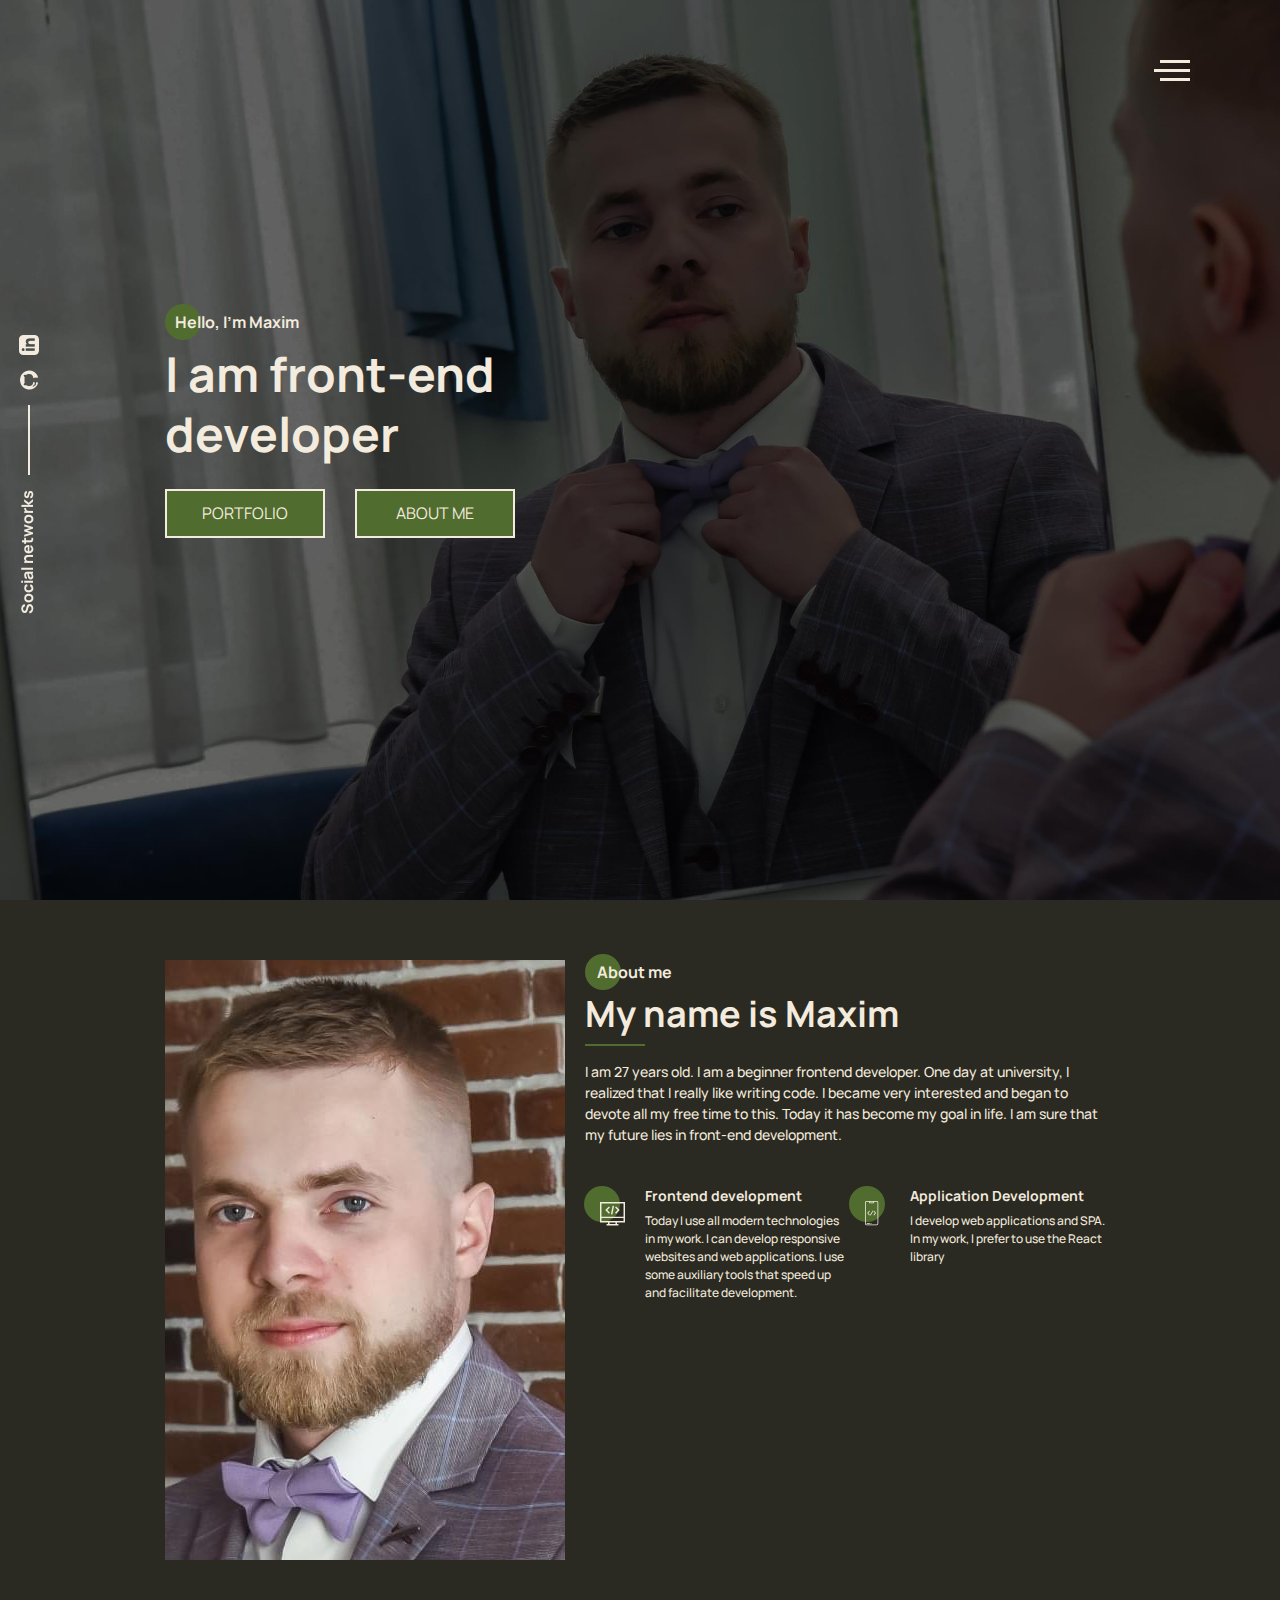
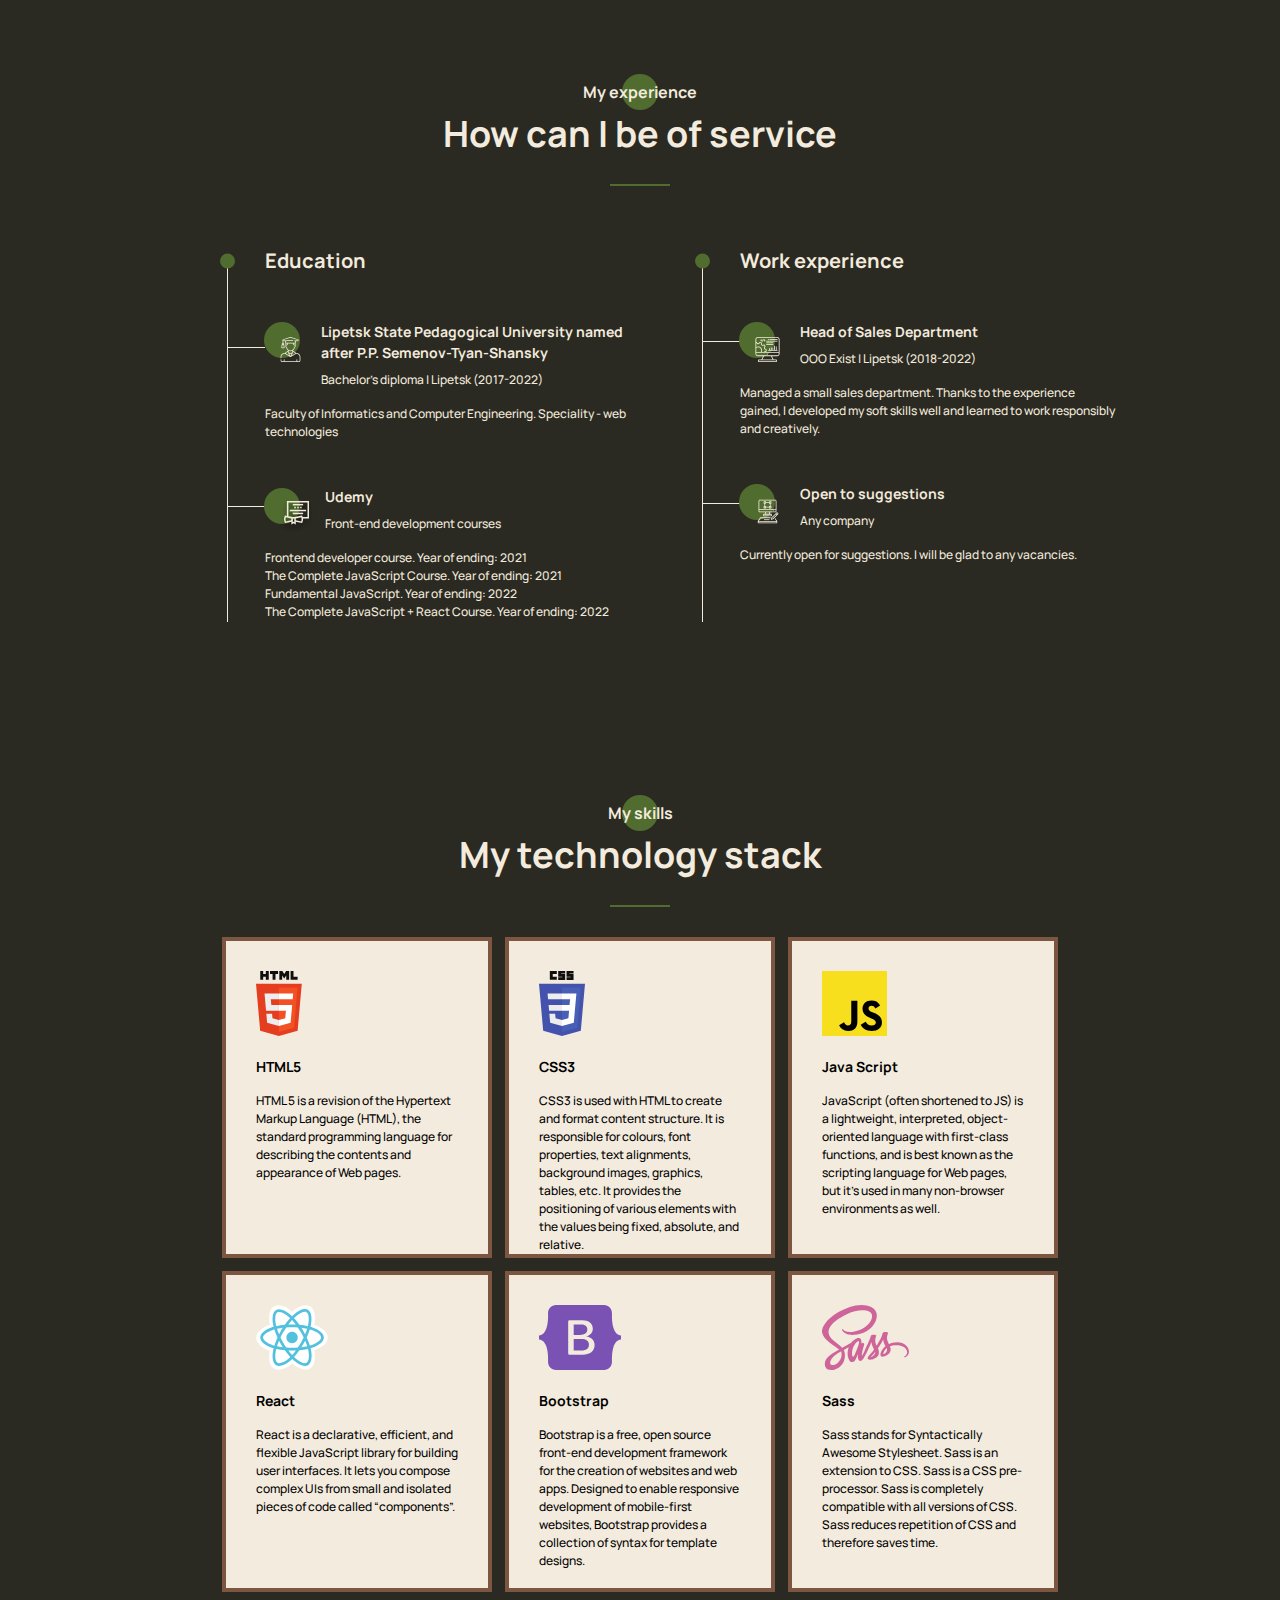
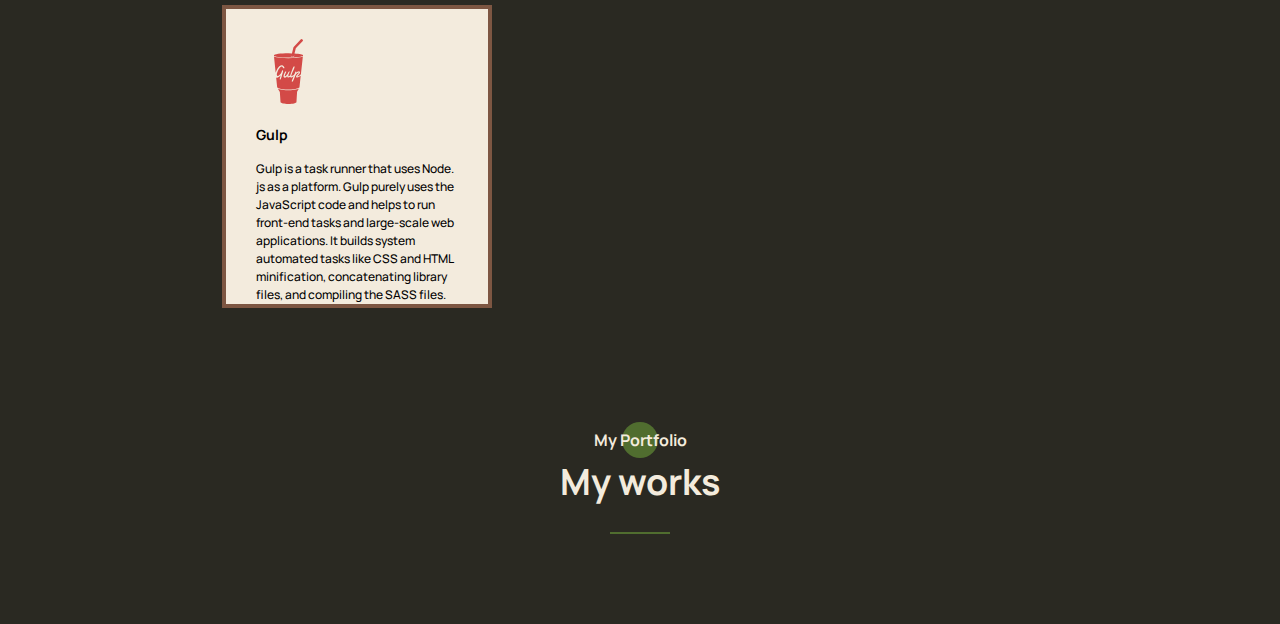
<file: index.html>
<!DOCTYPE html><html lang="en"><head><meta charset="UTF-8"><meta name="viewport" content="width=device-width,initial-scale=1"><meta http-equiv="X-UA-Compatible" content="ie=edge"><title>Portfolio</title><meta name="title" content="My portfolio"><meta name="description" content="Here you can see my work and learn more about me"><!-- Open Graph / Facebook --><meta property="og:type" content="website"><meta property="og:url" content="https://metatags.io/"><meta property="og:title" content="My portfolio"><meta property="og:description" content="Here you can see my work and learn more about me"><meta property="og:image" content="https://metatags.io/assets/meta-tags-16a33a6a8531e519cc0936fbba0ad904e52d35f34a46c97a2c9f6f7dd7d336f2.png"><!-- Twitter --><meta property="twitter:card" content="summary_large_image"><meta property="twitter:url" content="https://metatags.io/"><meta property="twitter:title" content="My portfolio"><meta property="twitter:description" content="Here you can see my work and learn more about me"><meta property="twitter:image" content="https://metatags.io/assets/meta-tags-16a33a6a8531e519cc0936fbba0ad904e52d35f34a46c97a2c9f6f7dd7d336f2.png"><!-- Favicon  --><link rel="apple-touch-icon" sizes="57x57" href="icons/favicon//apple-icon-57x57.png"><link rel="apple-touch-icon" sizes="60x60" href="icons/favicon//apple-icon-60x60.png"><link rel="apple-touch-icon" sizes="72x72" href="icons/favicon//apple-icon-72x72.png"><link rel="apple-touch-icon" sizes="76x76" href="icons/favicon//apple-icon-76x76.png"><link rel="apple-touch-icon" sizes="114x114" href="icons/favicon//apple-icon-114x114.png"><link rel="apple-touch-icon" sizes="120x120" href="icons/favicon//apple-icon-120x120.png"><link rel="apple-touch-icon" sizes="144x144" href="icons/favicon//apple-icon-144x144.png"><link rel="apple-touch-icon" sizes="152x152" href="icons/favicon//apple-icon-152x152.png"><link rel="apple-touch-icon" sizes="180x180" href="icons/favicon//apple-icon-180x180.png"><link rel="icon" type="image/png" sizes="192x192" href="icons/favicon//android-icon-192x192.png"><link rel="icon" type="image/png" sizes="32x32" href="icons/favicon//favicon-32x32.png"><link rel="icon" type="image/png" sizes="96x96" href="icons/favicon//favicon-96x96.png"><link rel="icon" type="image/png" sizes="16x16" href="icons/favicon//favicon-16x16.png"><link rel="manifest" href="icons/favicon//manifest.json"><meta name="msapplication-TileColor" content="#ffffff"><meta name="msapplication-TileImage" content="icons/favicon//ms-icon-144x144.png"><meta name="theme-color" content="#ffffff"><link rel="stylesheet" href="css/style.min.css"></head><body><div class="sidepanel"><div class="sidepanel__text">Social networks</div><div class="sidepanel__social social"><a href="https://github.com/Max-Solo" target="_blank" class="social_icon"><img src="icons/social/github.svg" alt="github"> </a><a href="https://www.linkedin.com/in/maxim-solovev/" target="_blank" class="social_icon"><img src="icons/social/linkedin.svg" alt="linkedin"></a></div></div><section class="promo"><div class="burger"><span></span> <span class="burger_long"></span> <span></span></div><div class="container"><div class="promo__main"><div class="subtitle subtitle_promo">Hello, I'm Maxim</div><h1 class="title title_promo">I am front-end developer</h1><div class="promo__btns"><a href="#portfolio" class="btn btn_promo"><span>Portfolio</span></a> <a href="#about" class="btn btn_promo"><span>About me</span></a></div></div></div></section><div class="menu-cover"></div><div class="menu"><div class="menuclose"><span></span> <span></span></div><ul class="menu__list"><li class="menu__items"><a href="#about">About me</a></li><li class="menu__items"><a href="#experience">My experience</a></li><li class="menu__items"><a href="#skills">My skills</a></li><li class="menu__items"><a href="#portfolio">My works</a></li><!-- <li class="menu__items"><a href="#price">Прайс-лист</a></li>
			<li class="menu__items"><a href="#contacts">Контакты</a></li> --></ul><div class="menu__social"><a href="https://github.com/Max-Solo" target="_blank" class="menu__social_link"><img src="icons/social/github.svg" alt="github"></a><a href="https://www.linkedin.com/in/maxim-solovev/" target="_blank" class="menu__social_link"><img src="icons/social/linkedin.svg" alt="linkedin"></a></div></div><main class="main"><section class="about" id="about"><div class="container"><div class="about__wrapper"><div class="about__image"><picture><source srcset="img/main_photo02.jpg, img/main_photo02.jpg 2x"><img src="img/main_photo02.jpg" alt="photo"></picture></div><div class="about__body"><div class="subtitle subtitle_about subtitle_green-circle">About me</div><div class="title title_about">My name is Maxim</div><p class="about__descr">I am 27 years old. I am a beginner frontend developer. One day at university, I realized that I really like writing code. I became very interested and began to devote all my free time to this. Today it has become my goal in life. I am sure that my future lies in front-end development.</p><div class="about__skills"><div class="about__item"><div class="about__icon"><img src="icons/about_me/web_development.svg" alt="web_development"></div><div class="about__technology"><div class="subtitle subtitle_item">Frontend development</div><p class="about__info">Today I use all modern technologies in my work. I can develop responsive websites and web applications. I use some auxiliary tools that speed up and facilitate development.</p></div></div><div class="about__item"><div class="about__icon"><img src="icons/about_me/mobile_dev.svg" alt="mobile_dev"></div><div class="about__technology"><div class="subtitle subtitle_item">Application Development</div><p class="about__info">I develop web applications and SPA. In my work, I prefer to use the React library</p></div></div></div></div></div></div></section><section class="experience" id="experience"><div class="container"><div class="experience__head"><div class="subtitle subtitle_experience">My experience</div><h2 class="title title_expierence">How can I be of service</h2></div><div class="experience__grid grid-exp"><div class="grid-exp__column"><h2 class="title title_grid-exp">Education</h2><ul><li class="grid-exp__item item-exp"><div class="item-exp__head"><div class="item-exp__icon"><img src="icons/experience/university.svg" alt="university"></div><div class="item-exp__descr"><h3 class="title title_item-exp">Lipetsk State Pedagogical University named after P.P. Semenov-Tyan-Shansky</h3><p class="subtitle subtitle_item-exp">Bachelor's diploma | Lipetsk (2017-2022)</p></div></div><div class="item-exp__body">Faculty of Informatics and Computer Engineering. Speciality - web technologies</div></li><li class="grid-exp__item item-exp"><div class="item-exp__head"><div class="item-exp__icon"><img src="icons/experience/courses.svg" alt="courses"></div><div class="item-exp__descr"><h3 class="title title_item-exp">Udemy</h3><p class="subtitle subtitle_item-exp">Front-end development courses</p></div></div><div class="item-exp__body">Frontend developer course. Year of ending: 2021<br>The Complete JavaScript Course. Year of ending: 2021<br>Fundamental JavaScript. Year of ending: 2022<br>The Complete JavaScript + React Course. Year of ending: 2022</div></li></ul></div><div class="grid-exp__column"><h2 class="title title_grid-exp">Work experience</h2><ul><li class="grid-exp__item item-exp"><div class="item-exp__head"><div class="item-exp__icon"><img src="icons/experience/developer.svg" alt="developer"></div><div class="item-exp__descr"><h3 class="title title_item-exp">Head of Sales Department</h3><p class="subtitle subtitle_item-exp">ООО Exist | Lipetsk (2018-2022)</p></div></div><div class="item-exp__body">Managed a small sales department. Thanks to the experience gained, I developed my soft skills well and learned to work responsibly and creatively.</div></li><li class="grid-exp__item item-exp"><div class="item-exp__head"><div class="item-exp__icon"><img src="icons/experience/designer.svg" alt="designer"></div><div class="item-exp__descr"><h3 class="title title_item-exp">Open to suggestions</h3><p class="subtitle subtitle_item-exp">Any company</p></div></div><div class="item-exp__body">Currently open for suggestions. I will be glad to any vacancies.</div></li></ul></div></div></div></section><section class="skills" id="skills"><div class="container"><div class="skills__head"><div class="subtitle subtitle_skills">My skills</div><div class="title title_skills">My technology stack</div></div><div class="skills__body"><div class="skills__card"><img class="skills__img" src="icons/skills/html5.svg" alt="html5"><div class="title title_skills-card">HTML5</div><div class="skills__descr">HTML 5 is a revision of the Hypertext Markup Language (HTML), the standard programming language for describing the contents and appearance of Web pages.</div></div><div class="skills__card"><img class="skills__img" src="icons/skills/css3.svg" alt="css3"><div class="title title_skills-card">CSS3</div><div class="skills__descr">CSS3 is used with HTML to create and format content structure. It is responsible for colours, font properties, text alignments, background images, graphics, tables, etc. It provides the positioning of various elements with the values being fixed, absolute, and relative.</div></div><div class="skills__card"><img class="skills__img" src="icons/skills/js.svg" alt="Java Script"><div class="title title_skills-card">Java Script</div><div class="skills__descr">JavaScript (often shortened to JS) is a lightweight, interpreted, object-oriented language with first-class functions, and is best known as the scripting language for Web pages, but it's used in many non-browser environments as well.</div></div><div class="skills__card"><img class="skills__img" src="icons/skills/react.svg" alt="react"><div class="title title_skills-card">React</div><div class="skills__descr">React is a declarative, efficient, and flexible JavaScript library for building user interfaces. It lets you compose complex UIs from small and isolated pieces of code called “components”.</div></div><div class="skills__card"><img class="skills__img" src="icons/skills/bootstrap.svg" alt="bootstrap"><div class="title title_skills-card">Bootstrap</div><div class="skills__descr">Bootstrap is a free, open source front-end development framework for the creation of websites and web apps. Designed to enable responsive development of mobile-first websites, Bootstrap provides a collection of syntax for template designs.</div></div><div class="skills__card"><img class="skills__img" src="icons/skills/sass.svg" alt="sass"><div class="title title_skills-card">Sass</div><div class="skills__descr">Sass stands for Syntactically Awesome Stylesheet. Sass is an extension to CSS. Sass is a CSS pre-processor. Sass is completely compatible with all versions of CSS. Sass reduces repetition of CSS and therefore saves time.</div></div><div class="skills__card"><img class="skills__img" src="icons/skills/gulp.svg" alt="gulp"><div class="title title_skills-card">Gulp</div><div class="skills__descr">Gulp is a task runner that uses Node. js as a platform. Gulp purely uses the JavaScript code and helps to run front-end tasks and large-scale web applications. It builds system automated tasks like CSS and HTML minification, concatenating library files, and compiling the SASS files.</div></div></div><!-- <div class="skills__scale scale">
				<div class="scale__item">
					<div class="scale__info">
						<div class="title title_scale">Создание сайтов</div>
						<div class="scale__percent">100%</div>
					</div>
					<div class="scale__back">
						<div class="scale__main" style="width: 100%;"></div>
					</div>
				</div>
				<div class="scale__item">
					<div class="scale__info">
						<div class="title title_scale">Создание приложений</div>
						<div class="scale__percent">85%</div>
					</div>
					<div class="scale__back">
						<div class="scale__main" style="width: 85%;"></div>
					</div>
				</div>
				<div class="scale__item">
					<div class="scale__info">
						<div class="title title_scale">Работа с данными</div>
						<div class="scale__percent">90%</div>
					</div>
					<div class="scale__back">
						<div class="scale__main" style="width: 90%;"></div>
					</div>
				</div>
				<div class="scale__item">
					<div class="scale__info">
						<div class="title title_scale">Креативность</div>
						<div class="scale__percent">75%</div>
					</div>
					<div class="scale__back">
						<div class="scale__main" style="width: 75%;"></div>
					</div>
				</div>
				<div class="scale__item">
					<div class="scale__info">
						<div class="title title_scale">Создание дизайна</div>
						<div class="scale__percent">90%</div>
					</div>
					<div class="scale__back">
						<div class="scale__main" style="width: 90%;"></div>
					</div>
				</div>
				<div class="scale__item">
					<div class="scale__info">
						<div class="title title_scale">Soft skills</div>
						<div class="scale__percent">95%</div>
					</div>
					<div class="scale__back">
						<div class="scale__main" style="width: 95%;"></div>
					</div>
				</div>
			</div> --></div></section><section class="portfolio" id="portfolio"><div class="container"><div class="portfolio__head"><div class="subtitle subtitle_portfolio">My Portfolio</div><div class="title title_portfolio">My works</div></div></div></section><!-- <section class="price" id="price">
			<div class="container">
				<div class="subtitle subtitle_price">Прайс-лист</div>
				<div class="price__wrapper">
					<div class="price__column">
						<div class="price__item">
							<div class="title title_price-item">Landing-page</div>
							<div class="price__cost">от 8000 руб.</div>
							<div class="price__descr">Одностраничный сайт для презентации услуг/товаров/...</div>
						</div>
						<div class="price__item">
							<div class="title title_price-item">Корпоративный сайт</div>
							<div class="price__cost">от 20000 руб.</div>
							<div class="price__descr">Сайт для вашего бизнеса или компании</div>
						</div>
						<div class="price__item">
							<div class="title title_price-item">Интернет-магазин</div>
							<div class="price__cost">от 30000 руб.</div>
							<div class="price__descr">Инструмент для ваших продаж в сети</div>
						</div>
					</div>
					<div class="price__column">
						<div class="price__item">
							<div class="title title_price-item">Web-приложение</div>
							<div class="price__cost">от 28000 руб.</div>
							<div class="price__descr">Приложение внутри браузера для лучшего комфорта</div>
						</div>
						<div class="price__item">
							<div class="title title_price-item">Android/IOS Приложение</div>
							<div class="price__cost">от 25000 руб.</div>
							<div class="price__descr">Приложение для смартфона любой ОС</div>
						</div>
						<div class="price__item">
							<div class="title title_price-item">Дизайн</div>
							<div class="price__cost">Индивидуально</div>
							<div class="price__descr">Создам дизайн для вашего сайта/приложения...</div>
						</div>
					</div>
				</div>
			</div>
		</section>
		<section class="contacts" id="contacts">
			<div class="container">
				<div class="contacts__wrapper">
					<div class="contacts__image">
						<picture>
							<source srcset="img/main_photo02.jpg 1x, img/main_photo02.jpg 2x">
							<img src="img/main_photo02.jpg" alt="photo">
						</picture>
					</div>
					<div class="contacts__descr">
						<div class="subtitle subtitle_contacts subtitle_green-circle">Контакты</div>
						<div class="title title_contacts">Свяжитесь со мной</div>
						<div class="contacts__text">Любым удобным для вас способом:</div>
						<div class="contacts__social">
							<a href="#" class="social__link">
								<img src="icons/social/facebook.svg" alt="facebook">
							</a>
							<a href="#" class="social__link">
								<img src="icons/social/telegram.svg" alt="telegram">
							</a>
							<a href="#" class="social__link">
								<img src="icons/social/instagram.svg" alt="instagram">
							</a>
						</div>
						<div class="contacts__text">Или оставьте ваши данные и я сам вам напишу:</div>
						<form action="#" class="contacts__form">
							<div class="contacts__input">
								<input required id="input-name" name="name" type="text">
								<label for="#input-name">Ваше имя</label>
							</div>
							<div class="contacts__input">
								<input required id="input-email" name="email" type="email">
								<label for="#input-email">Ваша почта</label>
							</div>
							<div class="contacts__textarea">
								<textarea name="text" id="textarea"></textarea>
								<label for="#textarea">Ваше сообщение</label>
							</div>
							<div class="contacts__interaction">
								<button class="btn btn_contacts"><span>Отправить сообщение</span></button>
								<div class="contacts__policy">
									<div class="policy__check">
										<input id="check" required type="checkbox" name="accord">
										<label for="#check">Согласен</label>
									</div>
									<span>Я согласен(а) с <a href="policy.html" target="_blank">политикой
											конфиденциальности</a></span>
								</div>
							</div>
						</form>
					</div>
				</div>
			</div>
		</section> --></main><script src="js/script.js"></script></body></html>
</file>
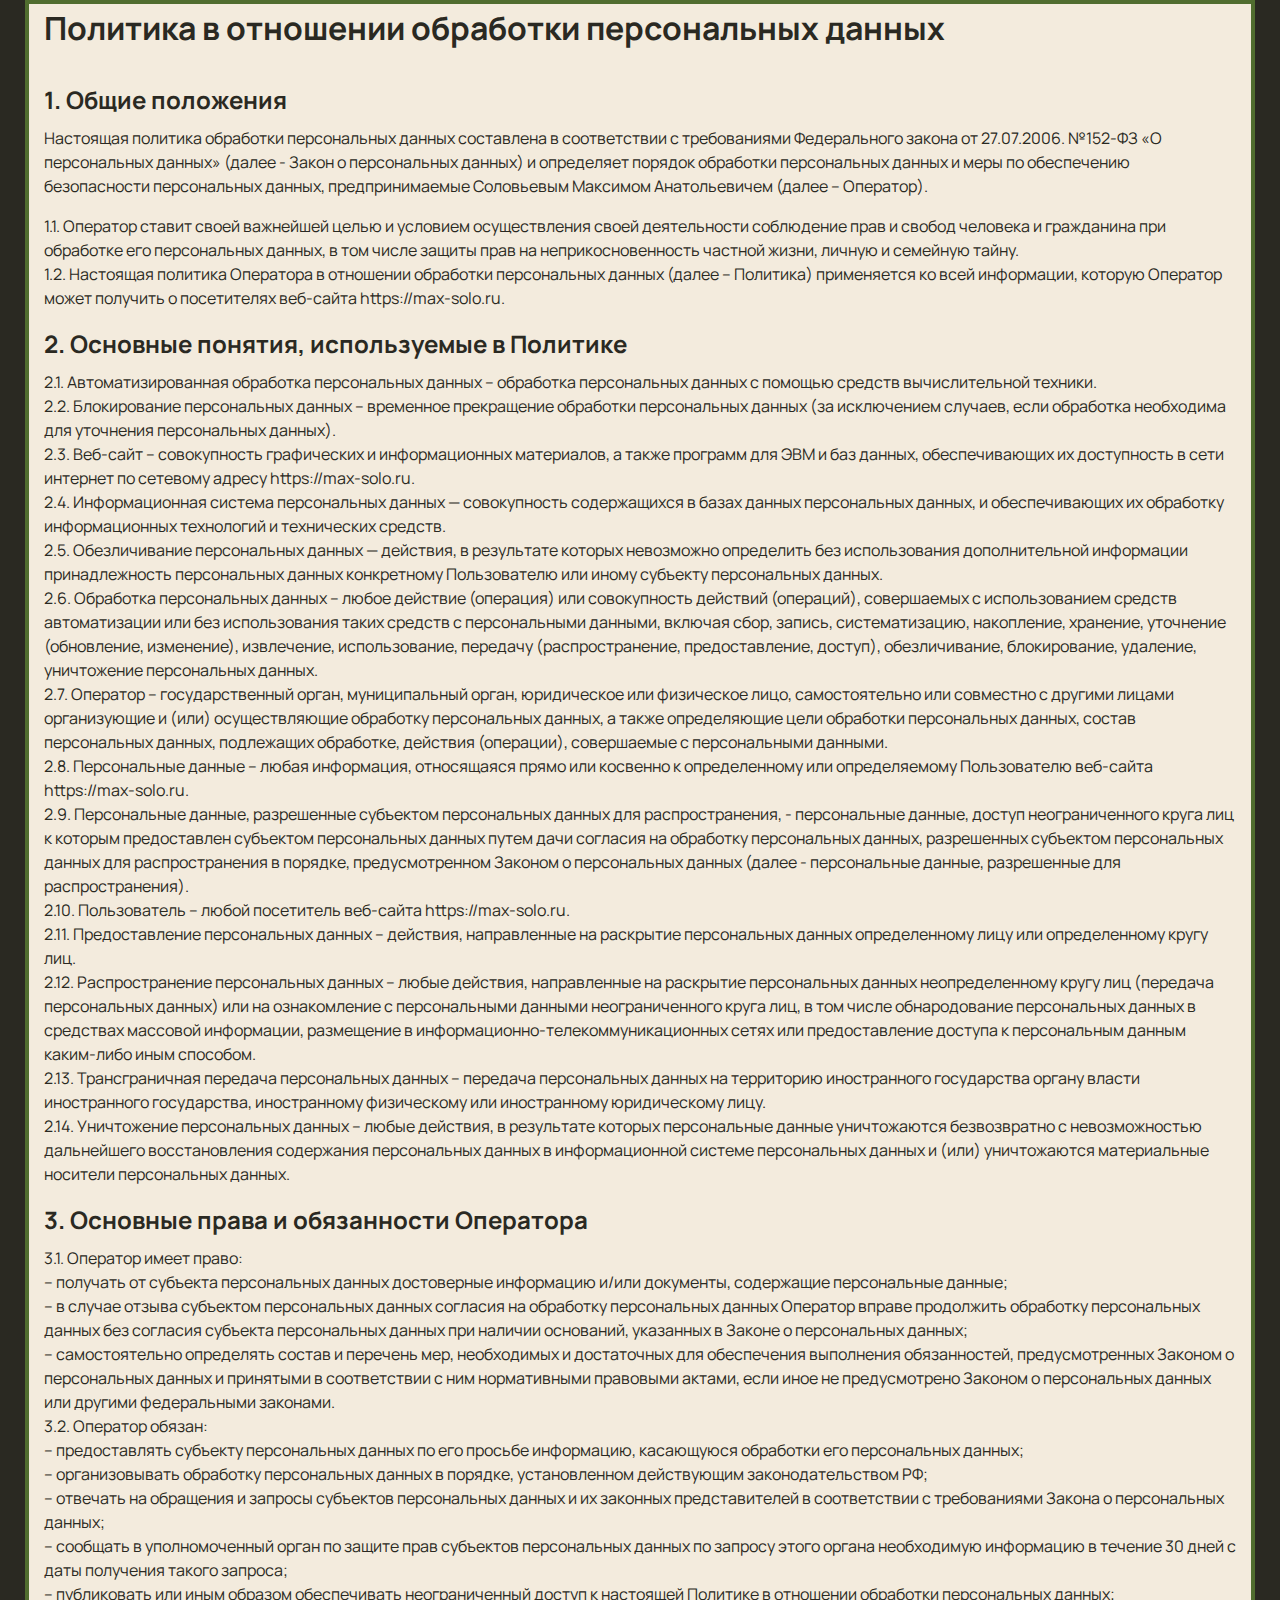
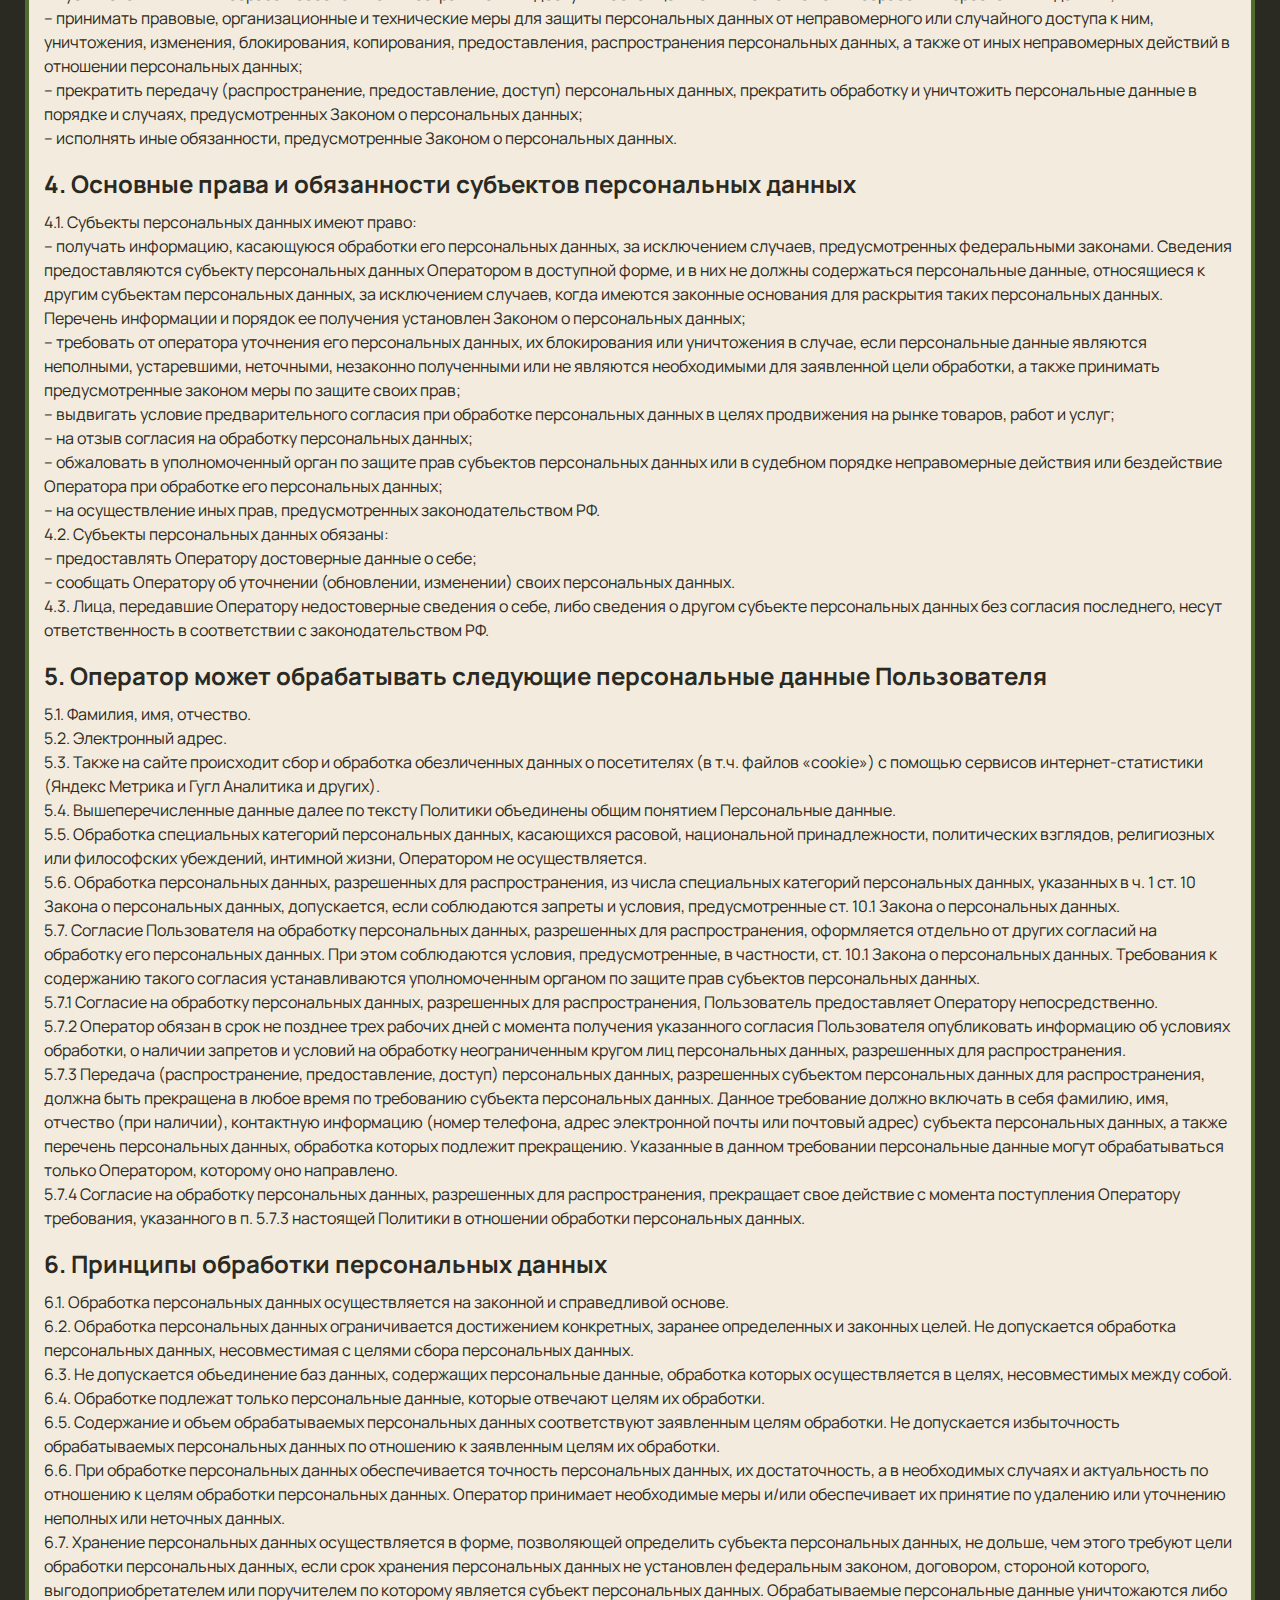
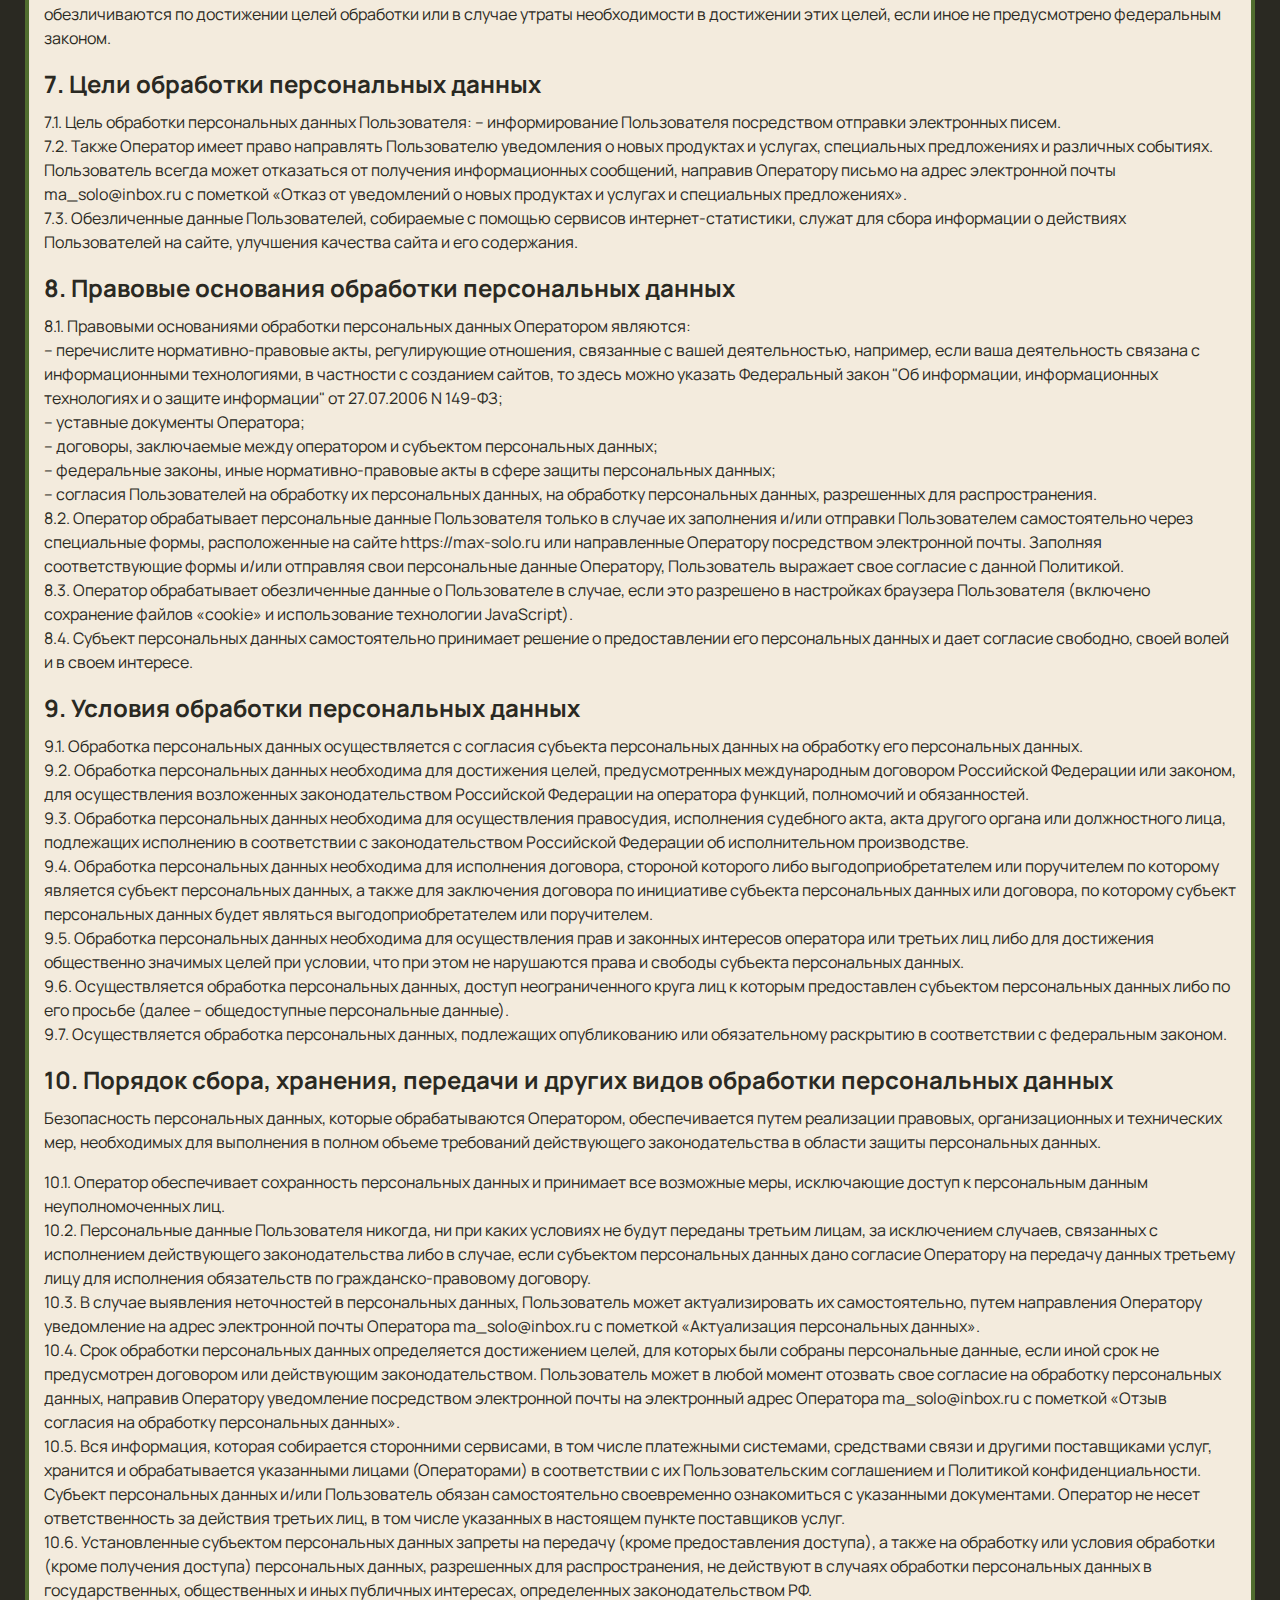
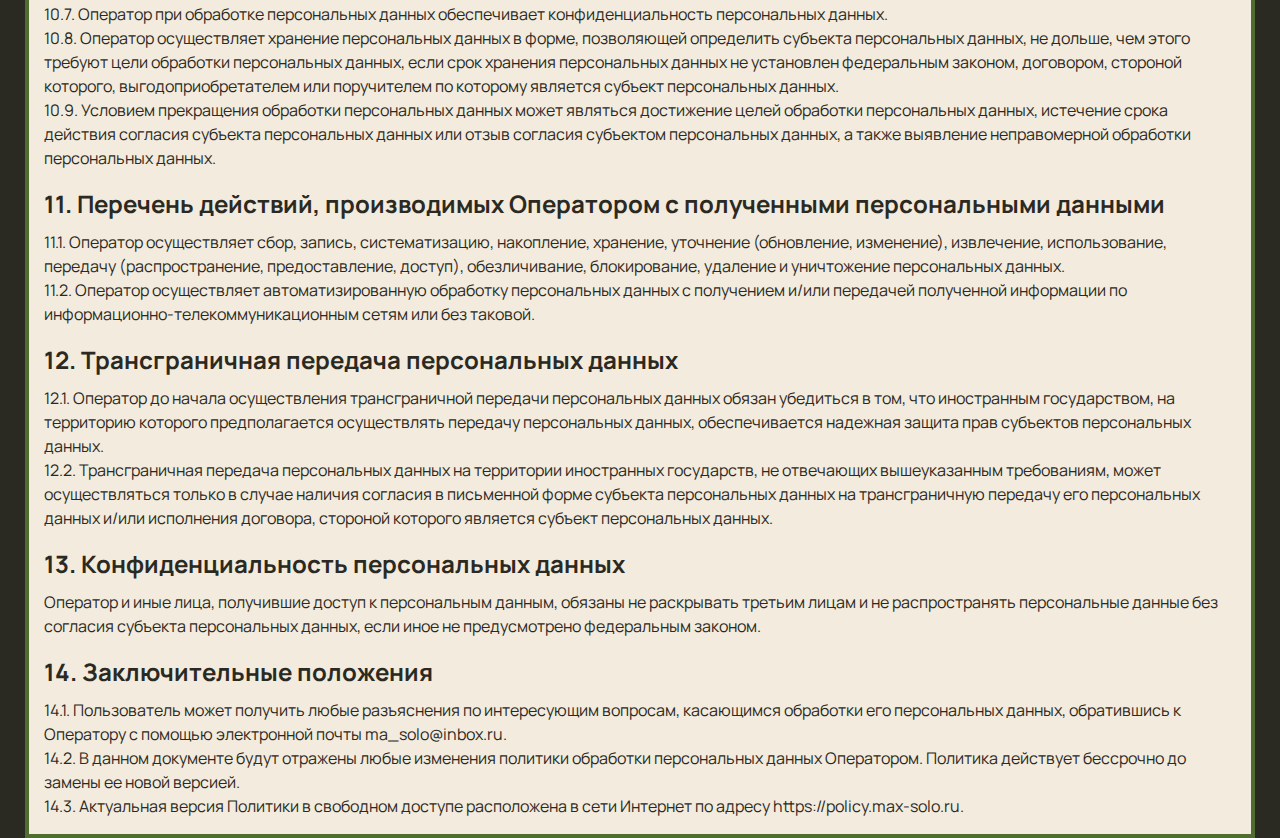
<file: policy.html>
<!DOCTYPE html><html lang="ru"><head><meta charset="UTF-8"><meta name="viewport" content="width=device-width,initial-scale=1"><meta http-equiv="X-UA-Compatible" content="ie=edge"><title>Политика конфиденциальности</title><meta name="title" content="Политика конфиденциальности"><meta name="description" content="Здесь вы сможете ознакомиться с Политикой конфиденциальности"><!-- Favicon  --><link rel="apple-touch-icon" sizes="57x57" href="icons/favicon//apple-icon-57x57.png"><link rel="apple-touch-icon" sizes="60x60" href="icons/favicon//apple-icon-60x60.png"><link rel="apple-touch-icon" sizes="72x72" href="icons/favicon//apple-icon-72x72.png"><link rel="apple-touch-icon" sizes="76x76" href="icons/favicon//apple-icon-76x76.png"><link rel="apple-touch-icon" sizes="114x114" href="icons/favicon//apple-icon-114x114.png"><link rel="apple-touch-icon" sizes="120x120" href="icons/favicon//apple-icon-120x120.png"><link rel="apple-touch-icon" sizes="144x144" href="icons/favicon//apple-icon-144x144.png"><link rel="apple-touch-icon" sizes="152x152" href="icons/favicon//apple-icon-152x152.png"><link rel="apple-touch-icon" sizes="180x180" href="icons/favicon//apple-icon-180x180.png"><link rel="icon" type="image/png" sizes="192x192" href="icons/favicon//android-icon-192x192.png"><link rel="icon" type="image/png" sizes="32x32" href="icons/favicon//favicon-32x32.png"><link rel="icon" type="image/png" sizes="96x96" href="icons/favicon//favicon-96x96.png"><link rel="icon" type="image/png" sizes="16x16" href="icons/favicon//favicon-16x16.png"><link rel="manifest" href="icons/favicon//manifest.json"><meta name="msapplication-TileColor" content="#ffffff"><meta name="msapplication-TileImage" content="icons/favicon//ms-icon-144x144.png"><meta name="theme-color" content="#ffffff"><link rel="stylesheet" href="css/style.min.css"></head><body><section class="policy-wrapper"><div class="container-policy"><h1>Политика в отношении обработки персональных данных</h1><h2>1. Общие положения</h2><p>Настоящая политика обработки персональных данных составлена в соответствии с требованиями Федерального закона от 27.07.2006. №152-ФЗ «О персональных данных» (далее - Закон о персональных данных) и определяет порядок обработки персональных данных и меры по обеспечению безопасности персональных данных, предпринимаемые Соловьевым Максимом Анатольевичем (далее – Оператор).</p><ul><li>1.1. Оператор ставит своей важнейшей целью и условием осуществления своей деятельности соблюдение прав и свобод человека и гражданина при обработке его персональных данных, в том числе защиты прав на неприкосновенность частной жизни, личную и семейную тайну.</li><li>1.2. Настоящая политика Оператора в отношении обработки персональных данных (далее – Политика) применяется ко всей информации, которую Оператор может получить о посетителях веб-сайта https://max-solo.ru.</li></ul><h2>2. Основные понятия, используемые в Политике</h2><ul><li>2.1. Автоматизированная обработка персональных данных – обработка персональных данных с помощью средств вычислительной техники.</li><li>2.2. Блокирование персональных данных – временное прекращение обработки персональных данных (за исключением случаев, если обработка необходима для уточнения персональных данных).</li><li>2.3. Веб-сайт – совокупность графических и информационных материалов, а также программ для ЭВМ и баз данных, обеспечивающих их доступность в сети интернет по сетевому адресу https://max-solo.ru.</li><li>2.4. Информационная система персональных данных — совокупность содержащихся в базах данных персональных данных, и обеспечивающих их обработку информационных технологий и технических средств.</li><li>2.5. Обезличивание персональных данных — действия, в результате которых невозможно определить без использования дополнительной информации принадлежность персональных данных конкретному Пользователю или иному субъекту персональных данных.</li><li>2.6. Обработка персональных данных – любое действие (операция) или совокупность действий (операций), совершаемых с использованием средств автоматизации или без использования таких средств с персональными данными, включая сбор, запись, систематизацию, накопление, хранение, уточнение (обновление, изменение), извлечение, использование, передачу (распространение, предоставление, доступ), обезличивание, блокирование, удаление, уничтожение персональных данных.</li><li>2.7. Оператор – государственный орган, муниципальный орган, юридическое или физическое лицо, самостоятельно или совместно с другими лицами организующие и (или) осуществляющие обработку персональных данных, а также определяющие цели обработки персональных данных, состав персональных данных, подлежащих обработке, действия (операции), совершаемые с персональными данными.</li><li>2.8. Персональные данные – любая информация, относящаяся прямо или косвенно к определенному или определяемому Пользователю веб-сайта https://max-solo.ru.</li><li>2.9. Персональные данные, разрешенные субъектом персональных данных для распространения, - персональные данные, доступ неограниченного круга лиц к которым предоставлен субъектом персональных данных путем дачи согласия на обработку персональных данных, разрешенных субъектом персональных данных для распространения в порядке, предусмотренном Законом о персональных данных (далее - персональные данные, разрешенные для распространения).</li><li>2.10. Пользователь – любой посетитель веб-сайта https://max-solo.ru.</li><li>2.11. Предоставление персональных данных – действия, направленные на раскрытие персональных данных определенному лицу или определенному кругу лиц.</li><li>2.12. Распространение персональных данных – любые действия, направленные на раскрытие персональных данных неопределенному кругу лиц (передача персональных данных) или на ознакомление с персональными данными неограниченного круга лиц, в том числе обнародование персональных данных в средствах массовой информации, размещение в информационно-телекоммуникационных сетях или предоставление доступа к персональным данным каким-либо иным способом.</li><li>2.13. Трансграничная передача персональных данных – передача персональных данных на территорию иностранного государства органу власти иностранного государства, иностранному физическому или иностранному юридическому лицу.</li><li>2.14. Уничтожение персональных данных – любые действия, в результате которых персональные данные уничтожаются безвозвратно с невозможностью дальнейшего восстановления содержания персональных данных в информационной системе персональных данных и (или) уничтожаются материальные носители персональных данных.</li></ul><h2>3. Основные права и обязанности Оператора</h2><ul><li>3.1. Оператор имеет право:</li><li>– получать от субъекта персональных данных достоверные информацию и/или документы, содержащие персональные данные;</li><li>– в случае отзыва субъектом персональных данных согласия на обработку персональных данных Оператор вправе продолжить обработку персональных данных без согласия субъекта персональных данных при наличии оснований, указанных в Законе о персональных данных;</li><li>– самостоятельно определять состав и перечень мер, необходимых и достаточных для обеспечения выполнения обязанностей, предусмотренных Законом о персональных данных и принятыми в соответствии с ним нормативными правовыми актами, если иное не предусмотрено Законом о персональных данных или другими федеральными законами.</li><li>3.2. Оператор обязан:</li><li>– предоставлять субъекту персональных данных по его просьбе информацию, касающуюся обработки его персональных данных;</li><li>– организовывать обработку персональных данных в порядке, установленном действующим законодательством РФ;</li><li>– отвечать на обращения и запросы субъектов персональных данных и их законных представителей в соответствии с требованиями Закона о персональных данных;</li><li>– сообщать в уполномоченный орган по защите прав субъектов персональных данных по запросу этого органа необходимую информацию в течение 30 дней с даты получения такого запроса;</li><li>– публиковать или иным образом обеспечивать неограниченный доступ к настоящей Политике в отношении обработки персональных данных;</li><li>– принимать правовые, организационные и технические меры для защиты персональных данных от неправомерного или случайного доступа к ним, уничтожения, изменения, блокирования, копирования, предоставления, распространения персональных данных, а также от иных неправомерных действий в отношении персональных данных;</li><li>– прекратить передачу (распространение, предоставление, доступ) персональных данных, прекратить обработку и уничтожить персональные данные в порядке и случаях, предусмотренных Законом о персональных данных;</li><li>– исполнять иные обязанности, предусмотренные Законом о персональных данных.</li></ul><h2>4. Основные права и обязанности субъектов персональных данных</h2><ul><li>4.1. Субъекты персональных данных имеют право:</li><li>– получать информацию, касающуюся обработки его персональных данных, за исключением случаев, предусмотренных федеральными законами. Сведения предоставляются субъекту персональных данных Оператором в доступной форме, и в них не должны содержаться персональные данные, относящиеся к другим субъектам персональных данных, за исключением случаев, когда имеются законные основания для раскрытия таких персональных данных. Перечень информации и порядок ее получения установлен Законом о персональных данных;</li><li>– требовать от оператора уточнения его персональных данных, их блокирования или уничтожения в случае, если персональные данные являются неполными, устаревшими, неточными, незаконно полученными или не являются необходимыми для заявленной цели обработки, а также принимать предусмотренные законом меры по защите своих прав;</li><li>– выдвигать условие предварительного согласия при обработке персональных данных в целях продвижения на рынке товаров, работ и услуг;</li><li>– на отзыв согласия на обработку персональных данных;</li><li>– обжаловать в уполномоченный орган по защите прав субъектов персональных данных или в судебном порядке неправомерные действия или бездействие Оператора при обработке его персональных данных;</li><li>– на осуществление иных прав, предусмотренных законодательством РФ.</li><li>4.2. Субъекты персональных данных обязаны:</li><li>– предоставлять Оператору достоверные данные о себе;</li><li>– сообщать Оператору об уточнении (обновлении, изменении) своих персональных данных.</li><li>4.3. Лица, передавшие Оператору недостоверные сведения о себе, либо сведения о другом субъекте персональных данных без согласия последнего, несут ответственность в соответствии с законодательством РФ.</li></ul><h2>5. Оператор может обрабатывать следующие персональные данные Пользователя</h2><ul><li>5.1. Фамилия, имя, отчество.</li><li>5.2. Электронный адрес.</li><li>5.3. Также на сайте происходит сбор и обработка обезличенных данных о посетителях (в т.ч. файлов «cookie») с помощью сервисов интернет-статистики (Яндекс Метрика и Гугл Аналитика и других).</li><li>5.4. Вышеперечисленные данные далее по тексту Политики объединены общим понятием Персональные данные.</li><li>5.5. Обработка специальных категорий персональных данных, касающихся расовой, национальной принадлежности, политических взглядов, религиозных или философских убеждений, интимной жизни, Оператором не осуществляется.</li><li>5.6. Обработка персональных данных, разрешенных для распространения, из числа специальных категорий персональных данных, указанных в ч. 1 ст. 10 Закона о персональных данных, допускается, если соблюдаются запреты и условия, предусмотренные ст. 10.1 Закона о персональных данных.</li><li>5.7. Согласие Пользователя на обработку персональных данных, разрешенных для распространения, оформляется отдельно от других согласий на обработку его персональных данных. При этом соблюдаются условия, предусмотренные, в частности, ст. 10.1 Закона о персональных данных. Требования к содержанию такого согласия устанавливаются уполномоченным органом по защите прав субъектов персональных данных.</li><li>5.7.1 Согласие на обработку персональных данных, разрешенных для распространения, Пользователь предоставляет Оператору непосредственно.</li><li>5.7.2 Оператор обязан в срок не позднее трех рабочих дней с момента получения указанного согласия Пользователя опубликовать информацию об условиях обработки, о наличии запретов и условий на обработку неограниченным кругом лиц персональных данных, разрешенных для распространения.</li><li>5.7.3 Передача (распространение, предоставление, доступ) персональных данных, разрешенных субъектом персональных данных для распространения, должна быть прекращена в любое время по требованию субъекта персональных данных. Данное требование должно включать в себя фамилию, имя, отчество (при наличии), контактную информацию (номер телефона, адрес электронной почты или почтовый адрес) субъекта персональных данных, а также перечень персональных данных, обработка которых подлежит прекращению. Указанные в данном требовании персональные данные могут обрабатываться только Оператором, которому оно направлено.</li><li>5.7.4 Согласие на обработку персональных данных, разрешенных для распространения, прекращает свое действие с момента поступления Оператору требования, указанного в п. 5.7.3 настоящей Политики в отношении обработки персональных данных.</li></ul><h2>6. Принципы обработки персональных данных</h2><ul><li>6.1. Обработка персональных данных осуществляется на законной и справедливой основе.</li><li>6.2. Обработка персональных данных ограничивается достижением конкретных, заранее определенных и законных целей. Не допускается обработка персональных данных, несовместимая с целями сбора персональных данных.</li><li>6.3. Не допускается объединение баз данных, содержащих персональные данные, обработка которых осуществляется в целях, несовместимых между собой.</li><li>6.4. Обработке подлежат только персональные данные, которые отвечают целям их обработки.</li><li>6.5. Содержание и объем обрабатываемых персональных данных соответствуют заявленным целям обработки. Не допускается избыточность обрабатываемых персональных данных по отношению к заявленным целям их обработки.</li><li>6.6. При обработке персональных данных обеспечивается точность персональных данных, их достаточность, а в необходимых случаях и актуальность по отношению к целям обработки персональных данных. Оператор принимает необходимые меры и/или обеспечивает их принятие по удалению или уточнению неполных или неточных данных.</li><li>6.7. Хранение персональных данных осуществляется в форме, позволяющей определить субъекта персональных данных, не дольше, чем этого требуют цели обработки персональных данных, если срок хранения персональных данных не установлен федеральным законом, договором, стороной которого, выгодоприобретателем или поручителем по которому является субъект персональных данных. Обрабатываемые персональные данные уничтожаются либо обезличиваются по достижении целей обработки или в случае утраты необходимости в достижении этих целей, если иное не предусмотрено федеральным законом.</li></ul><h2>7. Цели обработки персональных данных</h2><ul><li>7.1. Цель обработки персональных данных Пользователя: – информирование Пользователя посредством отправки электронных писем.</li><li>7.2. Также Оператор имеет право направлять Пользователю уведомления о новых продуктах и услугах, специальных предложениях и различных событиях. Пользователь всегда может отказаться от получения информационных сообщений, направив Оператору письмо на адрес электронной почты ma_solo@inbox.ru с пометкой «Отказ от уведомлений о новых продуктах и услугах и специальных предложениях».</li><li>7.3. Обезличенные данные Пользователей, собираемые с помощью сервисов интернет-статистики, служат для сбора информации о действиях Пользователей на сайте, улучшения качества сайта и его содержания.</li></ul><h2>8. Правовые основания обработки персональных данных</h2><ul><li>8.1. Правовыми основаниями обработки персональных данных Оператором являются:</li><li>– перечислите нормативно-правовые акты, регулирующие отношения, связанные с вашей деятельностью, например, если ваша деятельность связана с информационными технологиями, в частности с созданием сайтов, то здесь можно указать Федеральный закон "Об информации, информационных технологиях и о защите информации" от 27.07.2006 N 149-ФЗ;</li><li>– уставные документы Оператора;</li><li>– договоры, заключаемые между оператором и субъектом персональных данных;</li><li>– федеральные законы, иные нормативно-правовые акты в сфере защиты персональных данных;</li><li>– согласия Пользователей на обработку их персональных данных, на обработку персональных данных, разрешенных для распространения.</li><li>8.2. Оператор обрабатывает персональные данные Пользователя только в случае их заполнения и/или отправки Пользователем самостоятельно через специальные формы, расположенные на сайте https://max-solo.ru или направленные Оператору посредством электронной почты. Заполняя соответствующие формы и/или отправляя свои персональные данные Оператору, Пользователь выражает свое согласие с данной Политикой.</li><li>8.3. Оператор обрабатывает обезличенные данные о Пользователе в случае, если это разрешено в настройках браузера Пользователя (включено сохранение файлов «cookie» и использование технологии JavaScript).</li><li>8.4. Субъект персональных данных самостоятельно принимает решение о предоставлении его персональных данных и дает согласие свободно, своей волей и в своем интересе.</li></ul><h2>9. Условия обработки персональных данных</h2><ul><li>9.1. Обработка персональных данных осуществляется с согласия субъекта персональных данных на обработку его персональных данных.</li><li>9.2. Обработка персональных данных необходима для достижения целей, предусмотренных международным договором Российской Федерации или законом, для осуществления возложенных законодательством Российской Федерации на оператора функций, полномочий и обязанностей.</li><li>9.3. Обработка персональных данных необходима для осуществления правосудия, исполнения судебного акта, акта другого органа или должностного лица, подлежащих исполнению в соответствии с законодательством Российской Федерации об исполнительном производстве.</li><li>9.4. Обработка персональных данных необходима для исполнения договора, стороной которого либо выгодоприобретателем или поручителем по которому является субъект персональных данных, а также для заключения договора по инициативе субъекта персональных данных или договора, по которому субъект персональных данных будет являться выгодоприобретателем или поручителем.</li><li>9.5. Обработка персональных данных необходима для осуществления прав и законных интересов оператора или третьих лиц либо для достижения общественно значимых целей при условии, что при этом не нарушаются права и свободы субъекта персональных данных.</li><li>9.6. Осуществляется обработка персональных данных, доступ неограниченного круга лиц к которым предоставлен субъектом персональных данных либо по его просьбе (далее – общедоступные персональные данные).</li><li>9.7. Осуществляется обработка персональных данных, подлежащих опубликованию или обязательному раскрытию в соответствии с федеральным законом.</li></ul><h2>10. Порядок сбора, хранения, передачи и других видов обработки персональных данных</h2><p>Безопасность персональных данных, которые обрабатываются Оператором, обеспечивается путем реализации правовых, организационных и технических мер, необходимых для выполнения в полном объеме требований действующего законодательства в области защиты персональных данных.</p><ul><li>10.1. Оператор обеспечивает сохранность персональных данных и принимает все возможные меры, исключающие доступ к персональным данным неуполномоченных лиц.</li><li>10.2. Персональные данные Пользователя никогда, ни при каких условиях не будут переданы третьим лицам, за исключением случаев, связанных с исполнением действующего законодательства либо в случае, если субъектом персональных данных дано согласие Оператору на передачу данных третьему лицу для исполнения обязательств по гражданско-правовому договору.</li><li>10.3. В случае выявления неточностей в персональных данных, Пользователь может актуализировать их самостоятельно, путем направления Оператору уведомление на адрес электронной почты Оператора ma_solo@inbox.ru с пометкой «Актуализация персональных данных».</li><li>10.4. Срок обработки персональных данных определяется достижением целей, для которых были собраны персональные данные, если иной срок не предусмотрен договором или действующим законодательством. Пользователь может в любой момент отозвать свое согласие на обработку персональных данных, направив Оператору уведомление посредством электронной почты на электронный адрес Оператора ma_solo@inbox.ru с пометкой «Отзыв согласия на обработку персональных данных».</li><li>10.5. Вся информация, которая собирается сторонними сервисами, в том числе платежными системами, средствами связи и другими поставщиками услуг, хранится и обрабатывается указанными лицами (Операторами) в соответствии с их Пользовательским соглашением и Политикой конфиденциальности. Субъект персональных данных и/или Пользователь обязан самостоятельно своевременно ознакомиться с указанными документами. Оператор не несет ответственность за действия третьих лиц, в том числе указанных в настоящем пункте поставщиков услуг.</li><li>10.6. Установленные субъектом персональных данных запреты на передачу (кроме предоставления доступа), а также на обработку или условия обработки (кроме получения доступа) персональных данных, разрешенных для распространения, не действуют в случаях обработки персональных данных в государственных, общественных и иных публичных интересах, определенных законодательством РФ.</li><li>10.7. Оператор при обработке персональных данных обеспечивает конфиденциальность персональных данных.</li><li>10.8. Оператор осуществляет хранение персональных данных в форме, позволяющей определить субъекта персональных данных, не дольше, чем этого требуют цели обработки персональных данных, если срок хранения персональных данных не установлен федеральным законом, договором, стороной которого, выгодоприобретателем или поручителем по которому является субъект персональных данных.</li><li>10.9. Условием прекращения обработки персональных данных может являться достижение целей обработки персональных данных, истечение срока действия согласия субъекта персональных данных или отзыв согласия субъектом персональных данных, а также выявление неправомерной обработки персональных данных.</li></ul><h2>11. Перечень действий, производимых Оператором с полученными персональными данными</h2><ul><li>11.1. Оператор осуществляет сбор, запись, систематизацию, накопление, хранение, уточнение (обновление, изменение), извлечение, использование, передачу (распространение, предоставление, доступ), обезличивание, блокирование, удаление и уничтожение персональных данных.</li><li>11.2. Оператор осуществляет автоматизированную обработку персональных данных с получением и/или передачей полученной информации по информационно-телекоммуникационным сетям или без таковой.</li></ul><h2>12. Трансграничная передача персональных данных</h2><ul><li>12.1. Оператор до начала осуществления трансграничной передачи персональных данных обязан убедиться в том, что иностранным государством, на территорию которого предполагается осуществлять передачу персональных данных, обеспечивается надежная защита прав субъектов персональных данных.</li><li>12.2. Трансграничная передача персональных данных на территории иностранных государств, не отвечающих вышеуказанным требованиям, может осуществляться только в случае наличия согласия в письменной форме субъекта персональных данных на трансграничную передачу его персональных данных и/или исполнения договора, стороной которого является субъект персональных данных.</li></ul><h2>13. Конфиденциальность персональных данных</h2><p>Оператор и иные лица, получившие доступ к персональным данным, обязаны не раскрывать третьим лицам и не распространять персональные данные без согласия субъекта персональных данных, если иное не предусмотрено федеральным законом.</p><h2>14. Заключительные положения</h2><ul><li>14.1. Пользователь может получить любые разъяснения по интересующим вопросам, касающимся обработки его персональных данных, обратившись к Оператору с помощью электронной почты ma_solo@inbox.ru.</li><li>14.2. В данном документе будут отражены любые изменения политики обработки персональных данных Оператором. Политика действует бессрочно до замены ее новой версией.</li><li>14.3. Актуальная версия Политики в свободном доступе расположена в сети Интернет по адресу https://policy.max-solo.ru.</li></ul></div></section></body></html>
</file>
<file: css/style.min.css>
/*!
 * Bootstrap Reboot v4.3.1 (https://getbootstrap.com/)
 * Copyright 2011-2019 The Bootstrap Authors
 * Copyright 2011-2019 Twitter, Inc.
 * Licensed under MIT (https://github.com/twbs/bootstrap/blob/master/LICENSE)
 * Forked from Normalize.css, licensed MIT (https://github.com/necolas/normalize.css/blob/master/LICENSE.md)
 */@import url(https://fonts.googleapis.com/css2?family=Manrope:wght@500;700&display=swap);*,::after,::before{box-sizing:border-box}html{font-family:sans-serif;line-height:1.15;-webkit-text-size-adjust:100%;-webkit-tap-highlight-color:rgba(0,0,0,0)}article,aside,figcaption,figure,footer,header,hgroup,main,nav,section{display:block}body{margin:0;font-family:-apple-system,BlinkMacSystemFont,"Segoe UI",Roboto,"Helvetica Neue",Arial,"Noto Sans",sans-serif,"Apple Color Emoji","Segoe UI Emoji","Segoe UI Symbol","Noto Color Emoji";font-size:1rem;font-weight:400;line-height:1.5;color:#212529;text-align:left;background-color:#fff}[tabindex="-1"]:focus{outline:0!important}hr{box-sizing:content-box;height:0;overflow:visible}h1,h2,h3,h4,h5,h6{margin-top:0;margin-bottom:.5rem}p{margin-top:0;margin-bottom:1rem}abbr[data-original-title],abbr[title]{text-decoration:underline;-webkit-text-decoration:underline dotted;text-decoration:underline dotted;cursor:help;border-bottom:0;-webkit-text-decoration-skip-ink:none;text-decoration-skip-ink:none}address{margin-bottom:1rem;font-style:normal;line-height:inherit}dl,ol,ul{margin-top:0;margin-bottom:1rem}ol ol,ol ul,ul ol,ul ul{margin-bottom:0}dt{font-weight:700}dd{margin-bottom:.5rem;margin-left:0}blockquote{margin:0 0 1rem}b,strong{font-weight:bolder}small{font-size:80%}sub,sup{position:relative;font-size:75%;line-height:0;vertical-align:baseline}sub{bottom:-.25em}sup{top:-.5em}a{color:#007bff;text-decoration:none;background-color:rgba(0,0,0,0)}a:hover{color:#0056b3;text-decoration:underline}a:not([href]):not([tabindex]){color:inherit;text-decoration:none}a:not([href]):not([tabindex]):focus,a:not([href]):not([tabindex]):hover{color:inherit;text-decoration:none}a:not([href]):not([tabindex]):focus{outline:0}code,kbd,pre,samp{font-family:SFMono-Regular,Menlo,Monaco,Consolas,"Liberation Mono","Courier New",monospace;font-size:1em}pre{margin-top:0;margin-bottom:1rem;overflow:auto}figure{margin:0 0 1rem}img{vertical-align:middle;border-style:none}svg{overflow:hidden;vertical-align:middle}table{border-collapse:collapse}caption{padding-top:.75rem;padding-bottom:.75rem;color:#6c757d;text-align:left;caption-side:bottom}th{text-align:inherit}label{display:inline-block;margin-bottom:.5rem}button{border-radius:0}button:focus{outline:1px dotted;outline:5px auto -webkit-focus-ring-color}button,input,optgroup,select,textarea{margin:0;font-family:inherit;font-size:inherit;line-height:inherit}button,input{overflow:visible}button,select{text-transform:none}select{word-wrap:normal}[type=button],[type=reset],[type=submit],button{-webkit-appearance:button}[type=button]:not(:disabled),[type=reset]:not(:disabled),[type=submit]:not(:disabled),button:not(:disabled){cursor:pointer}[type=button]::-moz-focus-inner,[type=reset]::-moz-focus-inner,[type=submit]::-moz-focus-inner,button::-moz-focus-inner{padding:0;border-style:none}input[type=checkbox],input[type=radio]{box-sizing:border-box;padding:0}input[type=date],input[type=datetime-local],input[type=month],input[type=time]{-webkit-appearance:listbox}textarea{overflow:auto;resize:vertical}fieldset{min-width:0;padding:0;margin:0;border:0}legend{display:block;width:100%;max-width:100%;padding:0;margin-bottom:.5rem;font-size:1.5rem;line-height:inherit;color:inherit;white-space:normal}progress{vertical-align:baseline}[type=number]::-webkit-inner-spin-button,[type=number]::-webkit-outer-spin-button{height:auto}[type=search]{outline-offset:-2px;-webkit-appearance:none}[type=search]::-webkit-search-decoration{-webkit-appearance:none}::-webkit-file-upload-button{font:inherit;-webkit-appearance:button}output{display:inline-block}summary{display:list-item;cursor:pointer}template{display:none}[hidden]{display:none!important}*,body,h1{font-family:Manrope,sans-serif;color:#f3ebdd;margin:0;padding:0}a:hover{text-decoration:none}.container{max-width:1170px;padding:0 15px;margin:0 auto}.main{background-color:#2a2922}.promo{position:relative;z-index:14;min-height:100vh;background:url(../img/main_bg.jpg) 50%/cover no-repeat;padding:310px 0 260px}.promo .subtitle{width:250px;margin-bottom:10px;padding-left:10px;position:relative;z-index:2}.promo .subtitle::before{content:"";display:block;width:36px;height:36px;border-radius:100%;background-color:#506d2f;position:absolute;z-index:-1;top:50%;transform:translateY(-50%);left:0}.promo .title{max-width:480px;margin-bottom:25px}.promo__btns{width:350px;display:flex;justify-content:space-between;transform:translate(0,0)}.subtitle{font-weight:700;font-size:16px;line-height:24px}.subtitle_item{font-size:14px;line-height:21px}.subtitle_item-exp{font-weight:500;font-size:12px;line-height:18px}.title{font-weight:700;line-height:60px}.title_promo{font-size:48px}.title_about{font-size:36px;line-height:60px}.title_expierence{font-size:36px;line-height:60px}.title_grid-exp{font-size:20px;line-height:30px}.title_item-exp{font-size:14px;line-height:21px}.title_skills{font-size:36px}.title_skills-card{font-size:14px;line-height:21px;color:#000}.title_scale{font-size:14px;line-height:21px}.title_portfolio{font-size:36px;line-height:60px}.title_price-item{font-size:14px;line-height:21px}.title_contacts{font-size:36px;line-height:70px}.btn{color:#f3ebdd;background-color:#506d2f;cursor:pointer;text-align:center;font-size:16px;font-weight:400;line-height:45px;margin:0 0 2em;max-width:160px;position:relative;text-decoration:none;text-transform:uppercase;width:100%}.btn_contacts,.btn_promo{border:#f3ebdd solid 2px;overflow:hidden;position:relative}.btn_contacts:hover,.btn_promo:hover{text-decoration:none;color:#506d2f;z-index:10}.btn_contacts span,.btn_promo span{z-index:20}.btn_contacts:after,.btn_promo:after{background:#fff;content:"";height:155px;left:-75px;opacity:.2;position:absolute;top:-50px;transform:rotate(35deg);transition:all 1s cubic-bezier(.19,1,.22,1);width:50px;z-index:-10}.btn_contacts:hover:after,.btn_promo:hover:after{left:120%;transition:all 1s cubic-bezier(.19,1,.22,1)}.btn_contacts{max-width:220px;margin:0;outline:0;border:#f3ebdd solid 2px;padding:10px 26px;font-weight:700;font-size:12px;line-height:21px}.sidepanel{display:flex;max-width:400px;align-items:center;position:fixed;top:45%;left:-120px;transform:rotate(-90deg);z-index:15}.sidepanel__text{font-weight:700;font-size:16px}.sidepanel__text::after{content:"";display:inline-block;height:2px;width:70px;margin:0 15px;vertical-align:middle;background-color:#f3ebdd}.social a{display:inline-block;margin-right:15px}.social_icon img{width:20px;height:20px}.burger{position:absolute;right:80px;top:50px;cursor:pointer;padding:10px;display:flex;flex-direction:column;align-items:flex-end}.burger span{width:30px;height:3px;background-color:#f3ebdd}.burger .burger_long{width:36px;margin:6px 0}.menu-cover{display:block;position:absolute;top:0;left:0;width:100%;height:100%;opacity:0;background-color:#000;visibility:hidden;z-index:15;transition:all .5s}.menu-cover_active{visibility:visible;opacity:.7}.menu{position:absolute;top:0;left:0;display:flex;flex-direction:column;height:100%;width:20%;background-color:#506d2f;z-index:20;padding:140px 0 50px;transform:translate(-100%);transition:all .5s ease}.menu_active{transform:translate(0)}.menu__list{flex:1 1 auto;margin:0 auto}.menu__items{font-weight:700;font-size:24px;line-height:1.5;list-style-type:none;text-transform:uppercase;margin-bottom:15px;position:relative;transition:all .5s linear}.menu__items::before{content:"";display:block;width:15px;height:15px;border-radius:100%;border:2px solid #f3ebdd;position:absolute;top:50%;transform:translateY(-50%);left:-40px;transition:all .5s}.menu__items:hover::before{background-color:#f3ebdd}.menu__items a{color:#f3ebdd}.menu__social{display:flex;justify-content:center}.menu__social a{margin-right:15px}.menu__social a:last-child{margin-right:0}.menu__social img{width:20px;height:20px}.menu .menuclose{position:absolute;width:30px;right:30px;top:20px;cursor:pointer;padding:20px}.menu .menuclose span{border-radius:7px;display:block;width:30px;height:3px;background-color:#f3ebdd;margin:-3.1px}.menu .menuclose span:nth-child(1){transform:rotate(-45deg)}.menu .menuclose span:nth-child(2){transform:rotate(45deg)}.about{padding:60px 0}.about__wrapper{display:grid;grid-template:1fr/minmax(300px,400px) 1fr;gap:0 70px}.about__image img{width:400px;-o-object-fit:cover;object-fit:cover}.about__body{max-width:570px}.about__body .title::after{content:"";display:block;width:60px;height:2px;background-color:#506d2f;margin-bottom:15px}.about__body>.subtitle{position:relative;z-index:2;padding-left:12px}.about__body>.subtitle:before{content:"";display:block;width:36px;height:36px;border-radius:100%;background-color:#506d2f;position:absolute;z-index:-1;top:50%;transform:translateY(-50%);left:0}.about__descr{font-weight:500;font-size:14px;line-height:21px;margin-bottom:40px}.about__skills{display:grid;grid-template:repeat(2,1fr)/repeat(auto-fill,minmax(250px,1fr))}.about__item{display:flex;align-items:start}.about__icon{width:25px;margin:15px 20px 0 15px;position:relative;z-index:2}.about__icon:before{content:"";display:block;width:36px;height:36px;border-radius:100%;background-color:#506d2f;position:absolute;z-index:-1;top:50%;transform:translateY(-50%);left:0;left:-16px;top:15%}.about__technology{width:200px}.about__technology .subtitle{margin-bottom:6px}.about__info{font-weight:500;font-size:12px;line-height:18px}.experience{padding:60px 0}.experience__head{text-align:center}.experience__head .subtitle{z-index:2;position:relative}.experience__head .subtitle::before{content:"";display:block;width:36px;height:36px;border-radius:100%;background-color:#506d2f;position:absolute;z-index:-1;top:50%;transform:translateY(-50%);left:0;z-index:-1;left:50%;transform:translateX(-50%);top:-25%}.experience__head .title::after{content:"";display:block;width:60px;height:2px;background-color:#506d2f;margin:20px auto 60px}.experience ul{margin-bottom:0}.experience__grid{display:grid;grid-template:1fr/repeat(2,1fr);justify-items:center}.experience .grid-exp .title_grid-exp{margin-bottom:45px;position:relative}.experience .grid-exp .title_grid-exp::before{content:"";display:block;width:36px;height:36px;border-radius:100%;background-color:#506d2f;position:absolute;z-index:-1;top:50%;transform:translateY(-50%);left:0;position:absolute;z-index:1;width:15px;height:15px;left:-45px}.experience .grid-exp__column{position:relative}.experience .grid-exp__column::before{content:"";width:1px;height:95%;background-color:#f3ebdd;position:absolute;top:20px;left:-38px;z-index:1}.experience .grid-exp__item{list-style-type:none;margin-bottom:45px}.experience .grid-exp__item:last-child{margin-bottom:0}.experience .item-exp{max-width:375px}.experience .item-exp__head{display:flex;align-items:start;position:relative}.experience .item-exp__head::before{content:"";width:37px;height:1px;background-color:#f3ebdd;position:absolute;top:31%;left:-37px;z-index:1}.experience .item-exp__body{font-weight:500;font-size:12px;line-height:18px}.experience .item-exp__icon{width:25px;margin:15px 20px 0 15px;position:relative;z-index:2}.experience .item-exp__icon:before{content:"";display:block;width:36px;height:36px;border-radius:100%;background-color:#506d2f;position:absolute;z-index:-1;top:50%;transform:translateY(-50%);left:0;left:-16px;top:15%}.skills{padding:120px 0}.skills__head{text-align:center}.skills__head .subtitle{position:relative;z-index:2}.skills__head .subtitle::before{content:"";display:block;width:36px;height:36px;border-radius:100%;background-color:#506d2f;position:absolute;z-index:-1;top:50%;transform:translateY(-50%);left:0;z-index:-1;left:50%;transform:translateX(-50%);top:-25%}.skills__head .title_skills::after{content:"";display:block;width:60px;height:2px;background-color:#506d2f;margin:20px auto 30px}.skills__body{display:grid;grid-template:repeat(2,1fr)/repeat(auto-fill,270px);gap:13px;justify-content:center}.skills__card{width:100%;min-height:270px;background-color:#f3ebdd;border:4px solid #7d5642;padding:30px 30px 0}.skills__card .title{margin:20px 0 15px}.skills__img{display:block;max-width:100%;height:65px}.skills__descr{font-weight:500;font-size:12px;line-height:18px;color:#000}.skills__scale{display:grid;grid-template:repeat(2,1fr)/repeat(auto-fill,minmax(300px,1fr));gap:30px 45px;justify-content:center}.skills .scale__info{display:flex;justify-content:space-between;margin-bottom:27px}.skills .scale .title{padding-left:14px;position:relative;z-index:2}.skills .scale .title::before{content:"";display:block;width:36px;height:36px;border-radius:100%;background-color:#506d2f;position:absolute;z-index:-1;top:50%;transform:translateY(-50%);left:0}.skills .scale__percent{font-weight:500;font-size:14px;line-height:21px}.skills .scale__back{width:100%;height:14px;background-color:#f3ebdd;border-radius:4px}.skills .scale__main{width:100%;height:100%;background-color:#506d2f;border-radius:4px}.portfolio{padding:0 0 60px}.portfolio__head{text-align:center}.portfolio__head .subtitle{position:relative;z-index:2}.portfolio__head .subtitle::before{content:"";display:block;width:36px;height:36px;border-radius:100%;background-color:#506d2f;position:absolute;z-index:-1;top:50%;transform:translateY(-50%);left:0;z-index:-1;left:50%;transform:translateX(-50%);top:-25%}.portfolio__head .title_portfolio::after{content:"";display:block;width:60px;height:2px;background-color:#506d2f;margin:20px auto 30px}.portfolio .swiper{max-width:800px;max-height:400px}.portfolio .swiper-slide a img{display:block;width:100%;height:100%;-o-object-fit:cover;object-fit:cover}.portfolio .swiper-button-next::after,.portfolio .swiper-button-prev::after{color:#f3ebdd;font-size:50px;font-weight:900}.price{padding:60px 0 120px}.price .subtitle{text-align:center;z-index:2;position:relative}.price .subtitle::before{content:"";display:block;width:36px;height:36px;border-radius:100%;background-color:#506d2f;position:absolute;z-index:-1;top:50%;transform:translateY(-50%);left:0;z-index:-1;left:50%;transform:translateX(-50%);top:-13%}.price .subtitle::after{content:"";display:block;width:60px;height:2px;background-color:#506d2f;margin:20px auto 60px}.price__wrapper{display:grid;grid-template:1fr/repeat(2,minmax(300px,350px));justify-content:space-between;padding:0 50px}.price__item{display:grid;grid-template:repeat(2,1fr)/repeat(2,1fr);align-items:center;margin-bottom:10px}.price__item .title{position:relative}.price__item .title::before{content:"";display:block;width:36px;height:36px;border-radius:100%;background-color:#506d2f;position:absolute;z-index:-1;top:50%;transform:translateY(-50%);left:0;position:absolute;z-index:1;width:15px;height:15px;left:-25px;top:11px}.price__cost{font-weight:700;font-size:14px;line-height:21px;justify-self:end}.price__descr{grid-column:1/3;font-weight:500;font-size:12px;line-height:18px}.contacts__wrapper{display:grid;grid-template-columns:400px 585px;justify-content:space-between;padding:0 35px 90px 30px}.contacts__wrapper .title::after{content:"";display:block;width:60px;height:2px;background-color:#506d2f;margin-bottom:15px}.contacts__wrapper .subtitle{position:relative;z-index:2;padding-left:12px}.contacts__wrapper .subtitle:before{content:"";display:block;width:36px;height:36px;border-radius:100%;background-color:#506d2f;position:absolute;z-index:-1;top:50%;transform:translateY(-50%);left:0}.contacts__image{width:400px;height:600px}.contacts__image img{width:100%;-o-object-fit:cover;object-fit:cover}.contacts__text{font-size:14px;line-height:21px;margin-bottom:20px}.contacts__social{margin-bottom:20px}.contacts .social__link{margin-right:20px}.contacts__form{display:grid;grid-template:45px 190px 45px/repeat(2,280px);justify-content:space-between;row-gap:36px}.contacts__textarea{grid-column:1/3;position:relative}.contacts__textarea textarea{width:100%;height:100%;resize:none;background:0 0;border:1px solid #f3ebdd;outline:0;padding:20px;font-weight:500;font-size:12px;transition:all .3s}.contacts__textarea textarea:focus{box-shadow:0 0 7px #f3ebdd}.contacts__input{position:relative}.contacts__input input{height:100%;width:100%;background:0 0;border:1px solid #f3ebdd;outline:0;padding:0 20px;font-weight:500;font-size:12px;transition:all .3s}.contacts__input input:focus{box-shadow:0 0 7px #f3ebdd}.contacts label{display:block;font-weight:500;font-size:12px;padding:0 8px;position:absolute;top:-9px;left:20px;background-color:#2a2922;text-align:center}.contacts__interaction{grid-column:1/3}.contacts__policy{width:350px;display:inline-flex;align-items:center;margin-top:5px}.contacts__policy input{margin:0 10px 0 35px}.contacts__policy span{font-weight:500;font-size:12px;line-height:18px}.policy-wrapper{background-color:#2a2922}.container-policy{background-color:#f3ebdd;border:4px solid #506d2f;max-width:1230px;margin:0 auto;padding:0 15px}.container-policy *{color:#2a2922}.container-policy h1{margin-bottom:30px}.container-policy li{list-style-type:none}@media(max-width:1599px){.promo{height:100vh}}@media(max-width:1399px){.container{max-width:980px}.menu{min-width:30%}.sidepanel{margin-top:50px}.about__wrapper{gap:20px}.experience__grid{justify-items:end}.portfolio__wrapper{grid-template:repeat(2,280px)/repeat(3,280px);justify-content:center}.portfolio__wrapper .horizontal{grid-column:2/3}.portfolio__wrapper .vertical{grid-row:2/3;grid-column:3/4}.contacts__image{width:370px;height:600px}.contacts__image img{height:100%}}@media(max-width:1199px){.container{max-width:890px}.sidepanel{margin-top:50px;left:-150px}.about__descr{font-size:12px}.about__image{height:100%}.subtitle_about{font-size:14px}.title_about{font-size:26px}.experience{padding:80px 0}.experience__grid{-moz-column-gap:60px;column-gap:60px}.item-exp{max-width:450px}.contacts__image{width:350px;height:600px}.contacts__image img{height:100%}.contacts__wrapper{grid-template-columns:350px 430px}.contacts__form{grid-template:45px 190px 45px/repeat(2,210px)}.contacts__interaction{grid-column:1/2}.contacts__policy input{margin:0 10px 0 0}}@media(max-width:991px){.container{max-width:600px}.subtitle_item-exp{font-size:10px}.promo{height:100vh}.promo__main{margin:30% 0 0 0}.menu{min-width:40%}.sidepanel{margin-top:100px}.burger{right:30px;top:30px}.about{padding:60px 0}.about__wrapper{grid-template:1fr/1fr}.about__image img{width:100%;height:340px;-o-object-position:center -50px;object-position:center -50px}.about__technology{max-width:170px}.experience{padding:0}.experience__grid{-moz-column-gap:45px;column-gap:45px}.experience .item-exp__icon{margin:15px 12px 0 5px}.price__wrapper{grid-template:1fr/1fr}.price__item{margin-bottom:30px;grid-template:repeat(2,23px)/repeat(2,1fr)}.portfolio{padding-bottom:0}.portfolio__wrapper{grid-template:repeat(3,280px)/repeat(2,280px);justify-content:center}.portfolio__wrapper .horizontal{grid-column:1/2;grid-row:3/4}.portfolio__wrapper .vertical{grid-row:3/4;grid-column:2/3}.price__item{margin-bottom:10px}.contacts__wrapper{grid-template:1fr/1fr}.contacts__form{grid-template:45px 190px 45px/repeat(2,240px)}.contacts__image{width:350px;height:420px;margin-bottom:40px}.contacts__image img{-o-object-position:center -20px;object-position:center -20px}}@media(max-width:767px){.container{max-width:576px}.promo__main{max-width:370px}.sidepanel{display:none}.title_promo{font-size:38px;line-height:1.3}.menu{min-width:50%}.experience{padding:0 0}.experience__grid{grid-template:1fr/1fr;justify-items:center}.experience .grid-exp__column{margin-bottom:30px}.skills{padding:60px 0}.skills__scale{grid-template:repeat(2,1fr)/repeat(auto-fill,minmax(300px,350px))}.contacts__form{grid-template:45px 190px 45px/repeat(2,230px)}.swiper-button-next,.swiper-button-prev{display:none}}@media(max-width:575px){.sidepanel{display:none}.title_contacts,.title_expierence,.title_portfolio,.title_skills{font-size:23px;line-height:36px;margin-top:20px}.promo{height:100vh}.promo__main{margin:40vmin 0 0 0;max-width:280px}.promo__btns{width:290px}.subtitle_promo{font-size:16px}.title_promo{font-size:26px;max-width:250px}.btn_promo{max-width:130px}.burger{right:10px;top:10px}.menu{min-width:80%}.about{padding-bottom:20px}.about__skills{grid-template:repeat(2,1fr)/1fr}.about__technology{max-width:100%;flex:1 1 auto}.experience{padding:20px 0}.experience .title_expierence::after{content:"";display:block;width:60px;height:2px;background-color:#506d2f;margin:20px auto 30px}.experience__grid{justify-items:center}.experience .item-exp{max-width:250px}.skills{padding-top:20px}.skills>.title::after{content:"";display:block;width:60px;height:2px;background-color:#506d2f;margin:20px auto 20px}.portfolio{padding:20px 0}.portfolio__wrapper{grid-template:repeat(auto-fit,280px)/280px;gap:20px;justify-content:center}.portfolio__wrapper .horizontal{grid-column:1/2;grid-row:6/7}.portfolio__wrapper .vertical{grid-row:4/5;grid-column:1/2}.price{padding:40px 0}.price .subtitle::after{margin:20px auto 20px}.price__wrapper{padding:0 0 0 15px}.price__column{display:grid;row-gap:20px}.price__column:first-child{margin-bottom:20px}.price__item{grid-template:1fr auto/2fr 1.5fr;margin-bottom:0}.price__descr{margin-top:5px}.price__cost{align-self:start}.contacts{padding:40px 0}.contacts__wrapper{padding:0 0 90px}.contacts__image{display:none}.contacts__form{grid-template:45px 45px 190px/1fr}.contacts__textarea{grid-column:1/2}.contacts__policy{width:300px}.contacts__policy span{line-height:14px;margin-top:14px}}@media(max-width:320px){.promo{height:100vh;padding:240px 0 50px}.promo__main{margin:10vmin 0 0 0}.experience{padding:20px 0}.experience__grid{justify-items:end}}
</file>
